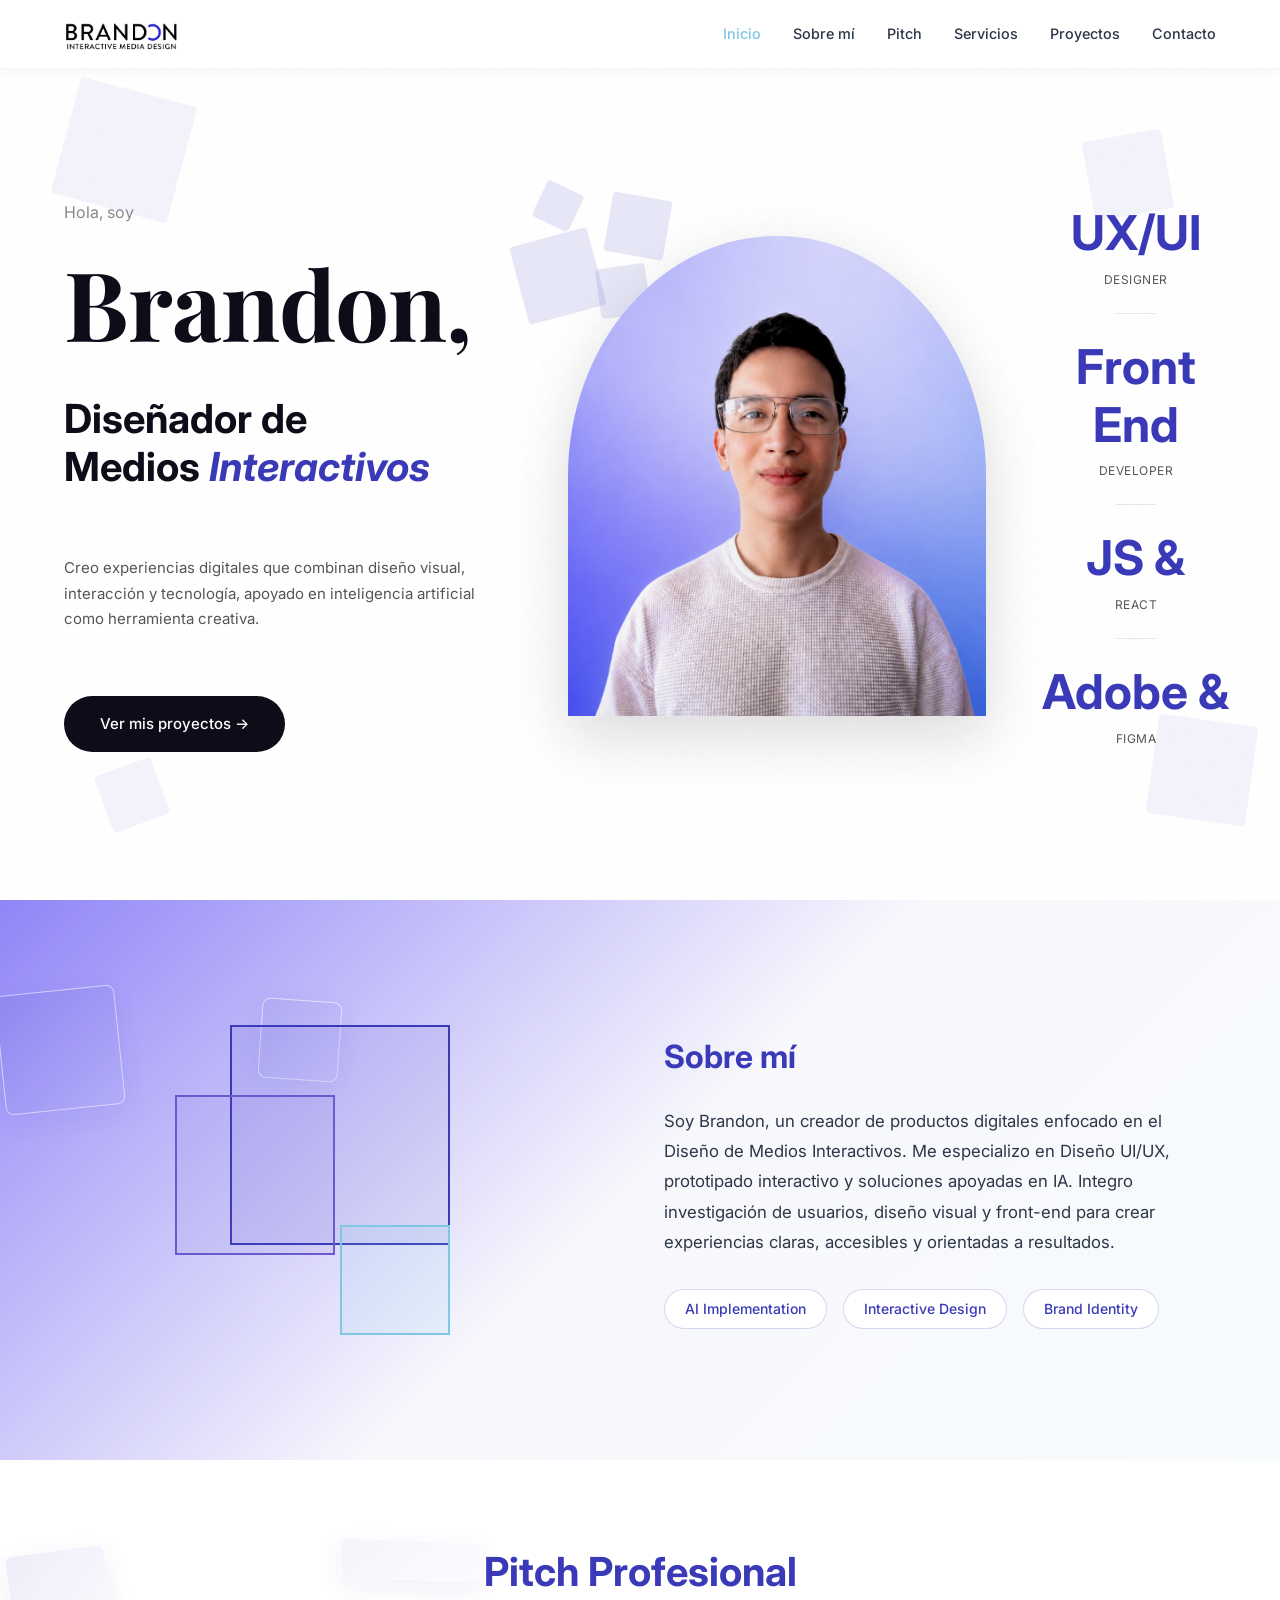
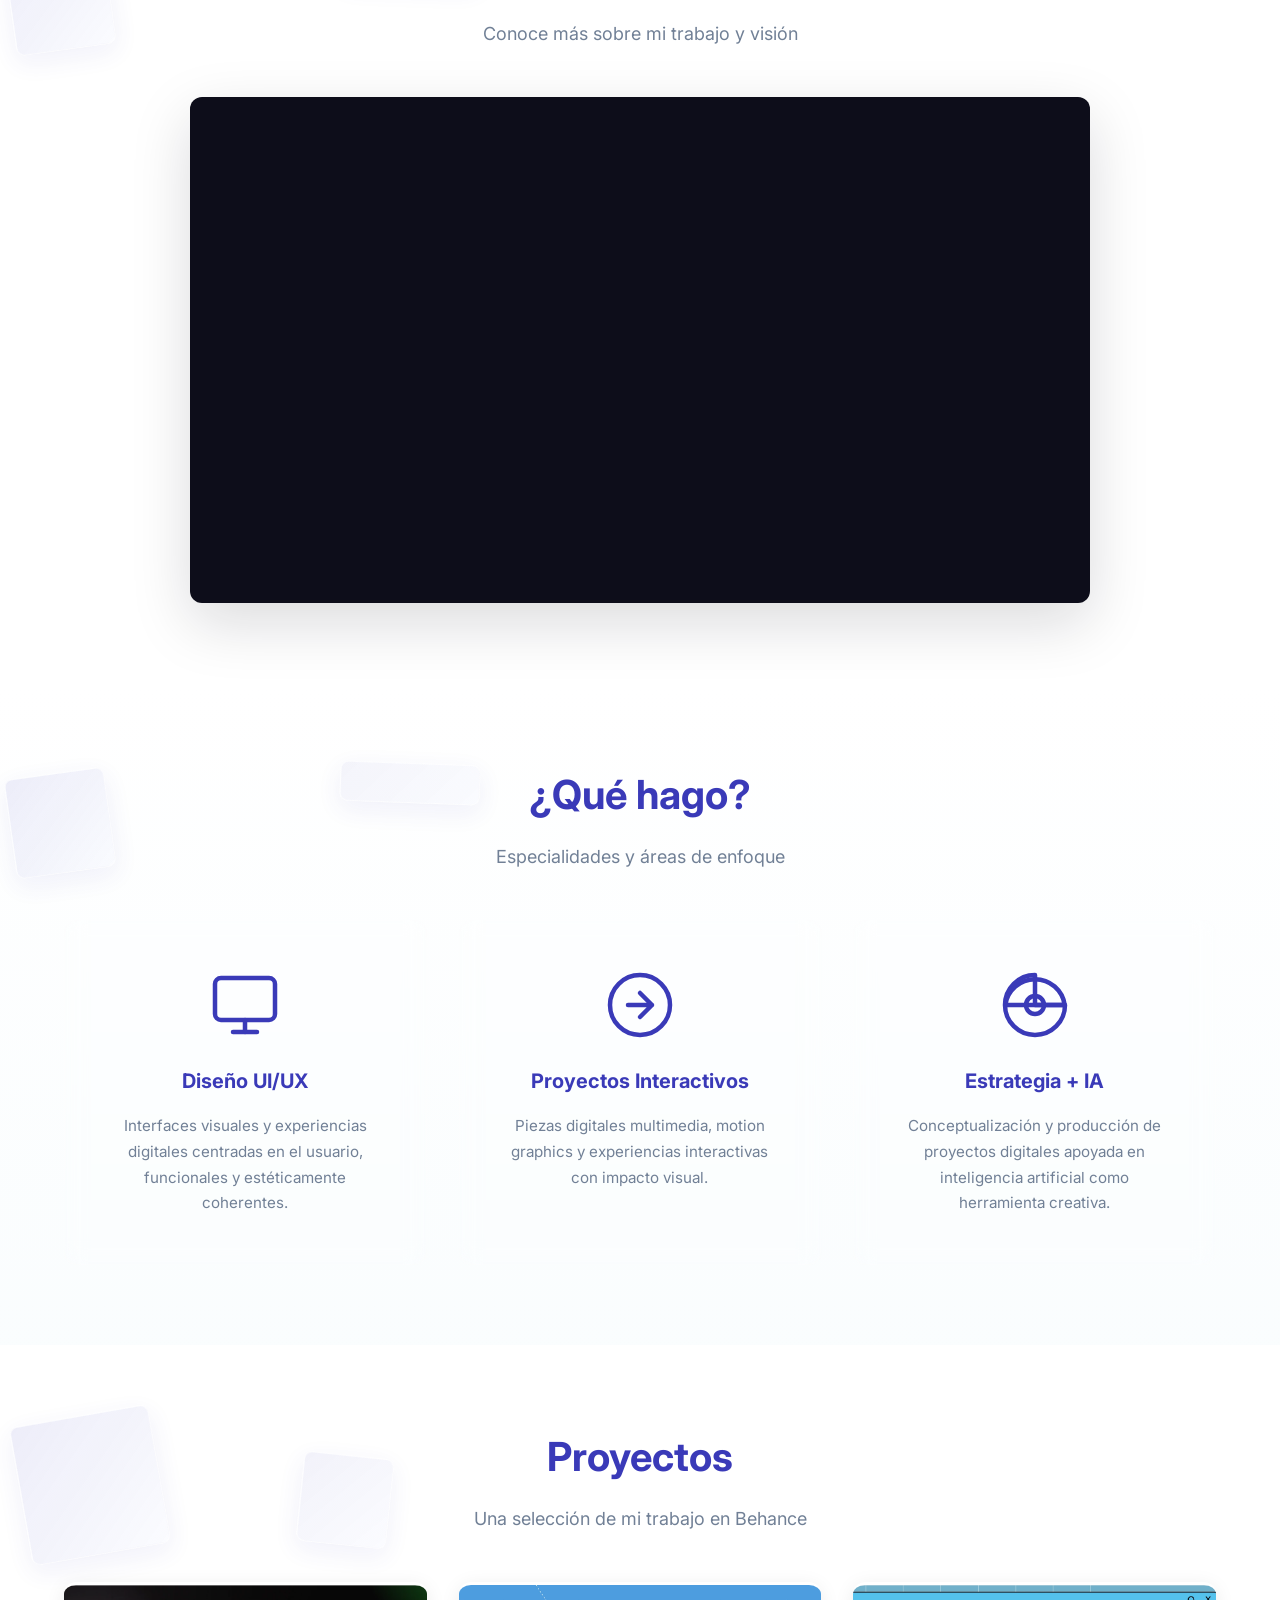
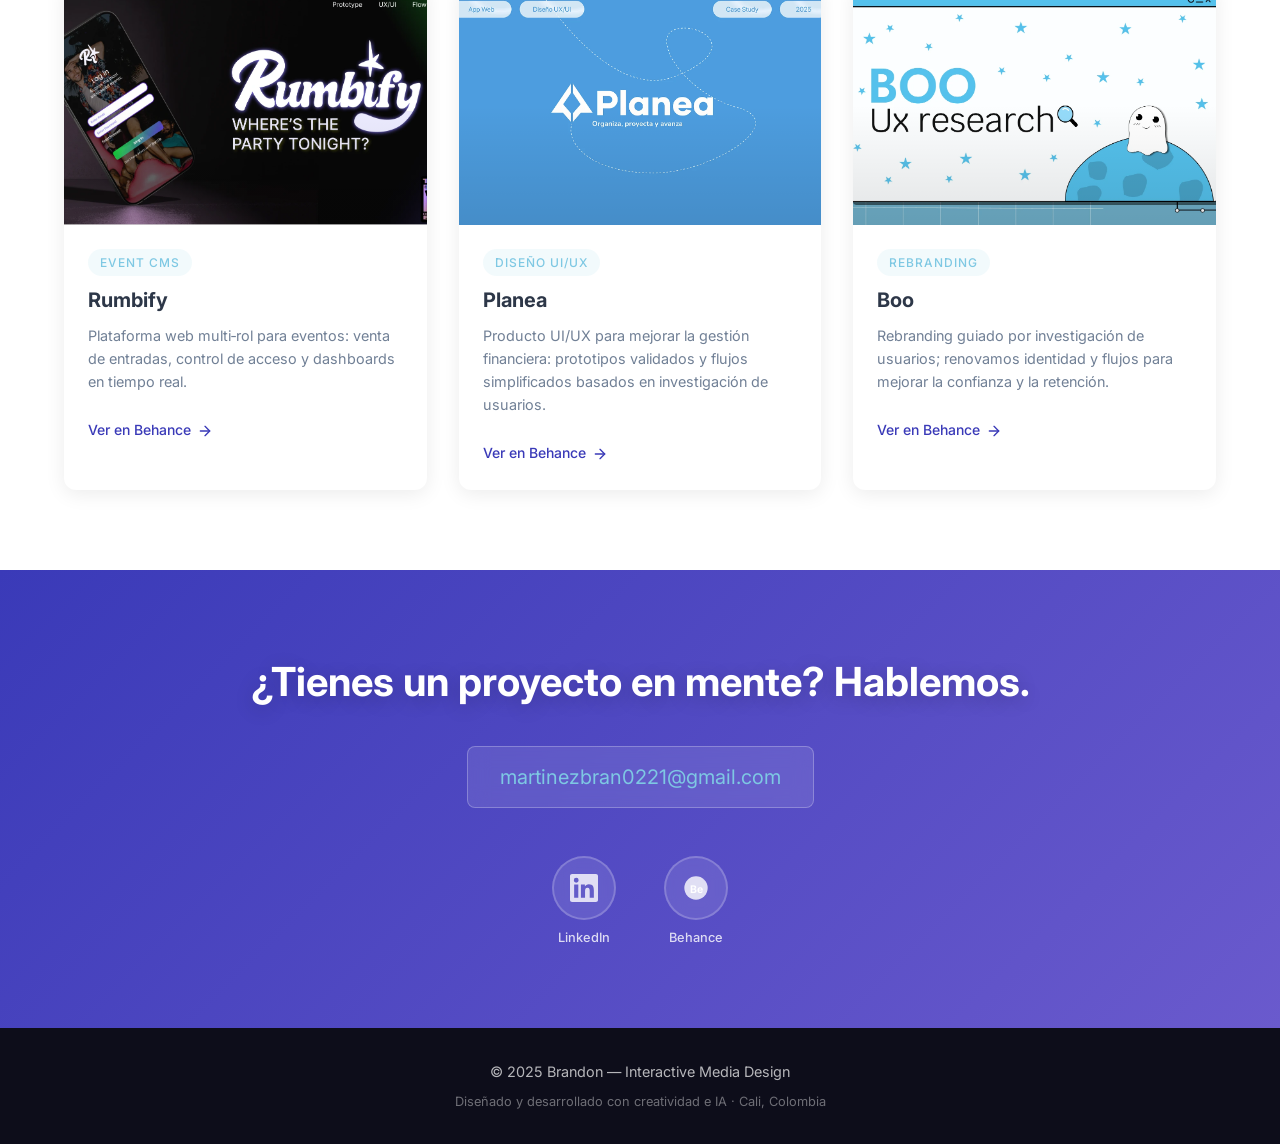
<file: index.html>
<!DOCTYPE html>
<html lang="es">
<head>
    <meta charset="UTF-8">
    <meta name="viewport" content="width=device-width, initial-scale=1.0">
    <title>Brandon — Interactive Media Design</title>
    <meta name="description" content="Portafolio de Brandon, diseñador de medios interactivos enfocado en experiencias digitales, creatividad visual e innovación apoyada por inteligencia artificial.">
    
    <!-- Google Fonts -->
    <link rel="preconnect" href="https://fonts.googleapis.com">
    <link rel="preconnect" href="https://fonts.gstatic.com" crossorigin>
    <link href="https://fonts.googleapis.com/css2?family=Inter:wght@400;500;700&family=Playfair+Display:wght@700&display=swap" rel="stylesheet">
    
    <!-- Hoja de estilos personalizada -->
    <link rel="stylesheet" href="styles.css">
</head>
<body>

    <!-- ========================================
         NAVBAR
    ======================================== -->
    <nav class="navbar" role="navigation" aria-label="Navegación principal">
        <div class="container">
            <a href="#inicio" class="navbar-logo"><img src="assets/logo.png" alt="Brandon logo" class="navbar-logo-img"></a>
            
            <ul class="navbar-menu" id="navbarMenu">
                <li><a href="#inicio" class="navbar-link">Inicio</a></li>
                <li><a href="#sobre-mi" class="navbar-link">Sobre mí</a></li>
                <li><a href="#pitch" class="navbar-link">Pitch</a></li>
                <li><a href="#servicios" class="navbar-link">Servicios</a></li>
                <li><a href="#proyectos" class="navbar-link">Proyectos</a></li>
                <li><a href="#contacto" class="navbar-link">Contacto</a></li>
            </ul>

            <button class="hamburger" id="hamburger" aria-label="Abrir menú de navegación">
                <span></span>
                <span></span>
                <span></span>
            </button>
        </div>
    </nav>

    <!-- ========================================
         HERO — Layout Editorial Asimétrico
    ======================================== -->
    <section class="hero" id="inicio">
        <!-- Elementos geométricos decorativos de fondo -->
        <div class="hero-bg-shapes" aria-hidden="true">
            <div class="bg-shape" style="--x: 5%; --y: 10%; --size: 120px; --rot: 15deg;"></div>
            <div class="bg-shape" style="--x: 85%; --y: 15%; --size: 80px; --rot: -10deg;"></div>
            <div class="bg-shape" style="--x: 90%; --y: 80%; --size: 100px; --rot: 8deg;"></div>
            <div class="bg-shape" style="--x: 8%; --y: 85%; --size: 60px; --rot: -20deg;"></div>
        </div>

        <div class="hero-grid">
            <!-- COLUMNA IZQUIERDA (40%) -->
            <div class="hero-left">
                <p class="hero-greeting">Hola, soy</p>
                <h1 class="hero-name">Brandon,</h1>
                <!-- Imagen móvil: se muestra solo en pantallas pequeñas para mantener el orden deseado -->
                <div class="hero-photo-mobile" aria-hidden="true">
                    <div class="hero-photo">
                        <img src="assets/perfil.png" alt="Foto de perfil de Brandon">
                    </div>
                </div>
                <h2 class="hero-title">
                    <span class="title-line">Diseñador de</span>
                    <span class="title-line">Medios <em>Interactivos</em></span>
                </h2>
                <p class="hero-pitch">
                    Creo experiencias digitales que combinan diseño visual, interacción y tecnología, apoyado en inteligencia artificial como herramienta creativa.
                </p>
                <a href="#proyectos" class="btn btn-primary hero-cta-btn">
                    Ver mis proyectos →
                </a>
            </div>

            <!-- COLUMNA CENTRAL (35%) -->
            <div class="hero-center">
                <div class="hero-photo-wrapper">
                    <div class="photo-geometric-bg" aria-hidden="true">
                        <div class="geo-square" style="--x: -30px; --y: 20px; --size: 80px; --rot: -15deg;"></div>
                        <div class="geo-square" style="--x: 60px; --y: -20px; --size: 60px; --rot: 10deg;"></div>
                        <div class="geo-square" style="--x: -10px; --y: -30px; --size: 40px; --rot: 25deg;"></div>
                        <div class="geo-square" style="--x: 50px; --y: 50px; --size: 50px; --rot: -8deg;"></div>
                    </div>
                    <div class="hero-photo">
                        <img src="assets/perfil.png" alt="Foto de perfil de Brandon">
                    </div>
                </div>
            </div>

            <!-- COLUMNA DERECHA (25%) -->
            <div class="hero-right">
                <div class="stats-container">
                    <div class="stat-item">
                        <span class="stat-number">UX/UI</span>
                        <span class="stat-label">Designer</span>
                    </div>
                    <div class="stat-divider"></div>
                    <div class="stat-item">
                        <span class="stat-number">Front End</span>
                        <span class="stat-label">Developer</span>
                    </div>
                    <div class="stat-divider"></div>
                    <div class="stat-item">
                        <span class="stat-number">JS &</span>
                        <span class="stat-label">React</span>
                    </div>
                    <div class="stat-divider"></div>
                    <div class="stat-item">
                        <span class="stat-number">Adobe &</span>
                        <span class="stat-label">Figma</span>
                    </div>
                </div>
            </div>
        </div>
    </section>

    <!-- ========================================
         SOBRE MÍ
    ======================================== -->
    <section class="section about" id="sobre-mi">
        <div class="container">
            <div class="section-shapes" aria-hidden="true">
                <div class="shape" style="--w:120px; --h:120px; --x:-40px; --y:10px; --rot:-6deg; --a:0.12;"></div>
                <div class="shape" style="--w:80px; --h:80px; --x:220px; --y:20px; --rot:4deg; --a:0.07;"></div>
            </div>
            <div class="about-content">
                <div class="about-image fade-in">
                    <!-- Ilustración geométrica en CSS -->
                    <div class="geometric-art">
                        <div class="square"></div>
                        <div class="square"></div>
                        <div class="square"></div>
                    </div>
                </div>
                <div class="about-text fade-in">
                    <h2>Sobre mí</h2>
                    <p>
                        Soy Brandon, un creador de productos digitales enfocado en el Diseño de Medios Interactivos. Me especializo en Diseño UI/UX, prototipado interactivo y soluciones apoyadas en IA. Integro investigación de usuarios, diseño visual y front-end para crear experiencias claras, accesibles y orientadas a resultados.
                    </p>
                    <div class="about-tags">
                        <span class="tag">AI Implementation</span>
                        <span class="tag">Interactive Design</span>
                        <span class="tag">Brand Identity</span>
                    </div>
                </div>
            </div>
        </div>
    </section>

    <!-- ========================================
         PITCH VIDEO
    ======================================== -->
    <section class="section pitch-video" id="pitch">
        <div class="container">
            <div class="section-shapes" aria-hidden="true">
                <div class="shape" style="--w:100px; --h:100px; --x:-30px; --y:10px; --rot:-8deg; --a:0.10;"></div>
                <div class="shape" style="--w:140px; --h:40px; --x:300px; --y:0px; --rot:2deg; --a:0.06;"></div>
            </div>
            <h2 class="section-title fade-in">Pitch Profesional</h2>
            <p class="section-subtitle fade-in">Conoce más sobre mi trabajo y visión</p>
            
            <div class="video-container fade-in">
                <div class="video-wrapper">
                    <iframe 
                        src="https://www.youtube.com/embed/fL0VFA2bhGA" 
                        title="Pitch Video" 
                        frameborder="0" 
                        allow="accelerometer; autoplay; clipboard-write; encrypted-media; gyroscope; picture-in-picture; web-share" 
                        allowfullscreen
                        aria-label="Video de presentación">
                    </iframe>
                </div>
            </div>
        </div>
    </section>

    <!-- ========================================
         SERVICIOS
    ======================================== -->
    <section class="section services" id="servicios">
        <div class="container">
            <div class="section-shapes" aria-hidden="true">
                <div class="shape" style="--w:100px; --h:100px; --x:-30px; --y:10px; --rot:-8deg; --a:0.10;"></div>
                <div class="shape" style="--w:140px; --h:40px; --x:300px; --y:0px; --rot:2deg; --a:0.06;"></div>
            </div>
            <h2 class="section-title fade-in">¿Qué hago?</h2>
            <p class="section-subtitle fade-in">Especialidades y áreas de enfoque</p>
            
            <div class="services-grid">
                <!-- Tarjeta 1: UI/UX -->
                <div class="service-card fade-in">
                    <div class="service-icon">
                        <svg xmlns="http://www.w3.org/2000/svg" viewBox="0 0 24 24" fill="none" stroke="currentColor" stroke-width="1.5" stroke-linecap="round" stroke-linejoin="round">
                            <rect x="2" y="3" width="20" height="14" rx="2" ry="2"/>
                            <line x1="8" y1="21" x2="16" y2="21"/>
                            <line x1="12" y1="17" x2="12" y2="21"/>
                        </svg>
                    </div>
                    <h3>Diseño UI/UX</h3>
                    <p>Interfaces visuales y experiencias digitales centradas en el usuario, funcionales y estéticamente coherentes.</p>
                </div>

                <!-- Tarjeta 2: Proyectos Interactivos -->
                <div class="service-card fade-in">
                    <div class="service-icon">
                        <svg xmlns="http://www.w3.org/2000/svg" viewBox="0 0 24 24" fill="none" stroke="currentColor" stroke-width="1.5" stroke-linecap="round" stroke-linejoin="round">
                            <circle cx="12" cy="12" r="10"/>
                            <path d="M12 8l4 4-4 4M8 12h8"/>
                        </svg>
                    </div>
                    <h3>Proyectos Interactivos</h3>
                    <p>Piezas digitales multimedia, motion graphics y experiencias interactivas con impacto visual.</p>
                </div>

                <!-- Tarjeta 3: Estrategia + IA -->
                <div class="service-card fade-in">
                    <div class="service-icon">
                        <svg xmlns="http://www.w3.org/2000/svg" viewBox="0 0 24 24" fill="none" stroke="currentColor" stroke-width="1.5" stroke-linecap="round" stroke-linejoin="round">
                            <path d="M12 2a10 10 0 1 0 10 10H12V2z"/>
                            <path d="M12 12 2.1 12a10 10 0 0 1 19.8 0H12z"/>
                            <circle cx="12" cy="12" r="3"/>
                        </svg>
                    </div>
                    <h3>Estrategia + IA</h3>
                    <p>Conceptualización y producción de proyectos digitales apoyada en inteligencia artificial como herramienta creativa.</p>
                </div>
            </div>
        </div>
    </section>

    <!-- ========================================
         PROYECTOS
    ======================================== -->
    <section class="section projects" id="proyectos">
        <div class="container">
            <div class="section-shapes" aria-hidden="true">
                <div class="shape" style="--w:140px; --h:140px; --x:-20px; --y:-10px; --rot:-10deg; --a:0.10;"></div>
                <div class="shape" style="--w:90px; --h:90px; --x:260px; --y:30px; --rot:6deg; --a:0.07;"></div>
            </div>
            <h2 class="section-title fade-in">Proyectos</h2>
            <p class="section-subtitle fade-in">Una selección de mi trabajo en Behance</p>

            <div class="projects-grid">
                <!-- Proyecto 1 -->
                <article class="project-card fade-in" data-url="https://www.behance.net/gallery/234156879/Rumbify">
                    <div class="project-image">
                        <img src="assets/rumbify.png" alt="Vista previa del Proyecto 01">
                    </div>
                    <div class="project-content">
                        <span class="project-category">Event CMS</span>
                        <h3 class="project-title">Rumbify</h3>
                        <p class="project-description">
                            Plataforma web multi‑rol para eventos: venta de entradas, control de acceso y dashboards en tiempo real.
                        </p>
                        <a href="https://www.behance.net/gallery/234156879/Rumbify" class="project-link" target="_blank" rel="noopener noreferrer">
                            Ver en Behance
                            <svg xmlns="http://www.w3.org/2000/svg" viewBox="0 0 24 24" fill="none" stroke="currentColor" stroke-width="2" stroke-linecap="round" stroke-linejoin="round">
                                <line x1="5" y1="12" x2="19" y2="12"/>
                                <polyline points="12 5 19 12 12 19"/>
                            </svg>
                        </a>
                    </div>
                </article>

                <!-- Proyecto 2 -->
                <article class="project-card fade-in" data-url="https://www.behance.net/gallery/239046591/Planea-Organiza-proyecta-y-avanza">
                    <div class="project-image">
                        <img src="assets/planea.png" alt="Vista previa del Proyecto 02">
                    </div>
                    <div class="project-content">
                        <span class="project-category">Diseño UI/UX</span>
                        <h3 class="project-title">Planea</h3>
                        <p class="project-description">
                            Producto UI/UX para mejorar la gestión financiera: prototipos validados y flujos simplificados basados en investigación de usuarios.
                        </p>
                        <a href="https://www.behance.net/gallery/239046591/Planea-Organiza-proyecta-y-avanza" class="project-link" target="_blank" rel="noopener noreferrer">
                            Ver en Behance
                            <svg xmlns="http://www.w3.org/2000/svg" viewBox="0 0 24 24" fill="none" stroke="currentColor" stroke-width="2" stroke-linecap="round" stroke-linejoin="round">
                                <line x1="5" y1="12" x2="19" y2="12"/>
                                <polyline points="12 5 19 12 12 19"/>
                            </svg>
                        </a>
                    </div>
                </article>

                <!-- Proyecto 3 -->
                <article class="project-card fade-in" data-url="https://www.behance.net/gallery/207850875/Boo-Ux-Research">
                    <div class="project-image">
                        <img src="assets/boo.png" alt="Vista previa del Proyecto 03">
                    </div>
                    <div class="project-content">
                        <span class="project-category">Rebranding</span>
                        <h3 class="project-title">Boo</h3>
                        <p class="project-description">
                            Rebranding guiado por investigación de usuarios; renovamos identidad y flujos para mejorar la confianza y la retención.
                        </p>
                        <a href="https://www.behance.net/gallery/207850875/Boo-Ux-Research" class="project-link" target="_blank" rel="noopener noreferrer">
                            Ver en Behance
                            <svg xmlns="http://www.w3.org/2000/svg" viewBox="0 0 24 24" fill="none" stroke="currentColor" stroke-width="2" stroke-linecap="round" stroke-linejoin="round">
                                <line x1="5" y1="12" x2="19" y2="12"/>
                                <polyline points="12 5 19 12 12 19"/>
                            </svg>
                        </a>
                    </div>
                </article>
            </div>
        </div>
    </section>

    <!-- ========================================
         CONTACTO
    ======================================== -->
    <section class="section contact" id="contacto">
        <!-- Elementos geométricos decorativos -->
        <div class="hero-shapes">
            <div class="hero-shape square"></div>
            <div class="hero-shape square"></div>
            <div class="hero-shape square"></div>
            <div class="hero-shape square"></div>
            <div class="hero-shape square"></div>
            <div class="hero-shape square"></div>
            <div class="hero-shape square"></div>
            <div class="hero-shape square"></div>
        </div>

        <div class="container contact-content">
            <h2 class="contact-title fade-in">¿Tienes un proyecto en mente? Hablemos.</h2>
            <a href="mailto:martinezbran0221@gmail.com" class="contact-email fade-in">martinezbran0221@gmail.com</a>

            <div class="social-links fade-in">
                <a href="https://www.linkedin.com/in/brandonmartinez-ux-ui-design/" class="social-link" target="_blank" rel="noopener noreferrer" aria-label="LinkedIn">
                    <div class="social-icon">
                        <svg xmlns="http://www.w3.org/2000/svg" viewBox="0 0 24 24" aria-hidden="true">
                            <path d="M20.447 20.452h-3.554v-5.569c0-1.328-.027-3.037-1.852-3.037-1.853 0-2.136 1.445-2.136 2.939v5.667H9.351V9h3.414v1.561h.046c.477-.9 1.637-1.85 3.37-1.85 3.601 0 4.267 2.37 4.267 5.455v6.286zM5.337 7.433a2.062 2.062 0 0 1-2.063-2.065 2.064 2.064 0 1 1 2.063 2.065zm1.782 13.019H3.555V9h3.564v11.452zM22.225 0H1.771C.792 0 0 .774 0 1.729v20.542C0 23.227.792 24 1.771 24h20.451C23.2 24 24 23.227 24 22.271V1.729C24 .774 23.2 0 22.222 0h.003z" fill="currentColor"/>
                        </svg>
                    </div>
                    <span>LinkedIn</span>
                </a>

                <a href="https://www.behance.net/brandonthebea" class="social-link" target="_blank" rel="noopener noreferrer" aria-label="Behance">
                    <div class="social-icon">
                        <svg xmlns="http://www.w3.org/2000/svg" viewBox="0 0 24 24" role="img" aria-labelledby="behanceTitle">
                            <title id="behanceTitle">Behance</title>
                            <circle cx="12" cy="12" r="10" fill="currentColor" />
                            <text x="12" y="16" text-anchor="middle" font-family="Inter, sans-serif" font-weight="700" font-size="9" fill="#ffffff">Be</text>
                        </svg>
                    </div>
                    <span>Behance</span>
                </a>
            </div>
        </div>
    </section>

    <!-- ========================================
         FOOTER
    ======================================== -->
    <footer class="footer">
        <div class="container">
            <p class="footer-line-1">© 2025 Brandon — Interactive Media Design</p>
            <p class="footer-line-2">Diseñado y desarrollado con creatividad e IA · Cali, Colombia</p>
        </div>
    </footer>

    <!-- Script personalizado -->
    <script src="script.js"></script>
</body>
</html>
</file>
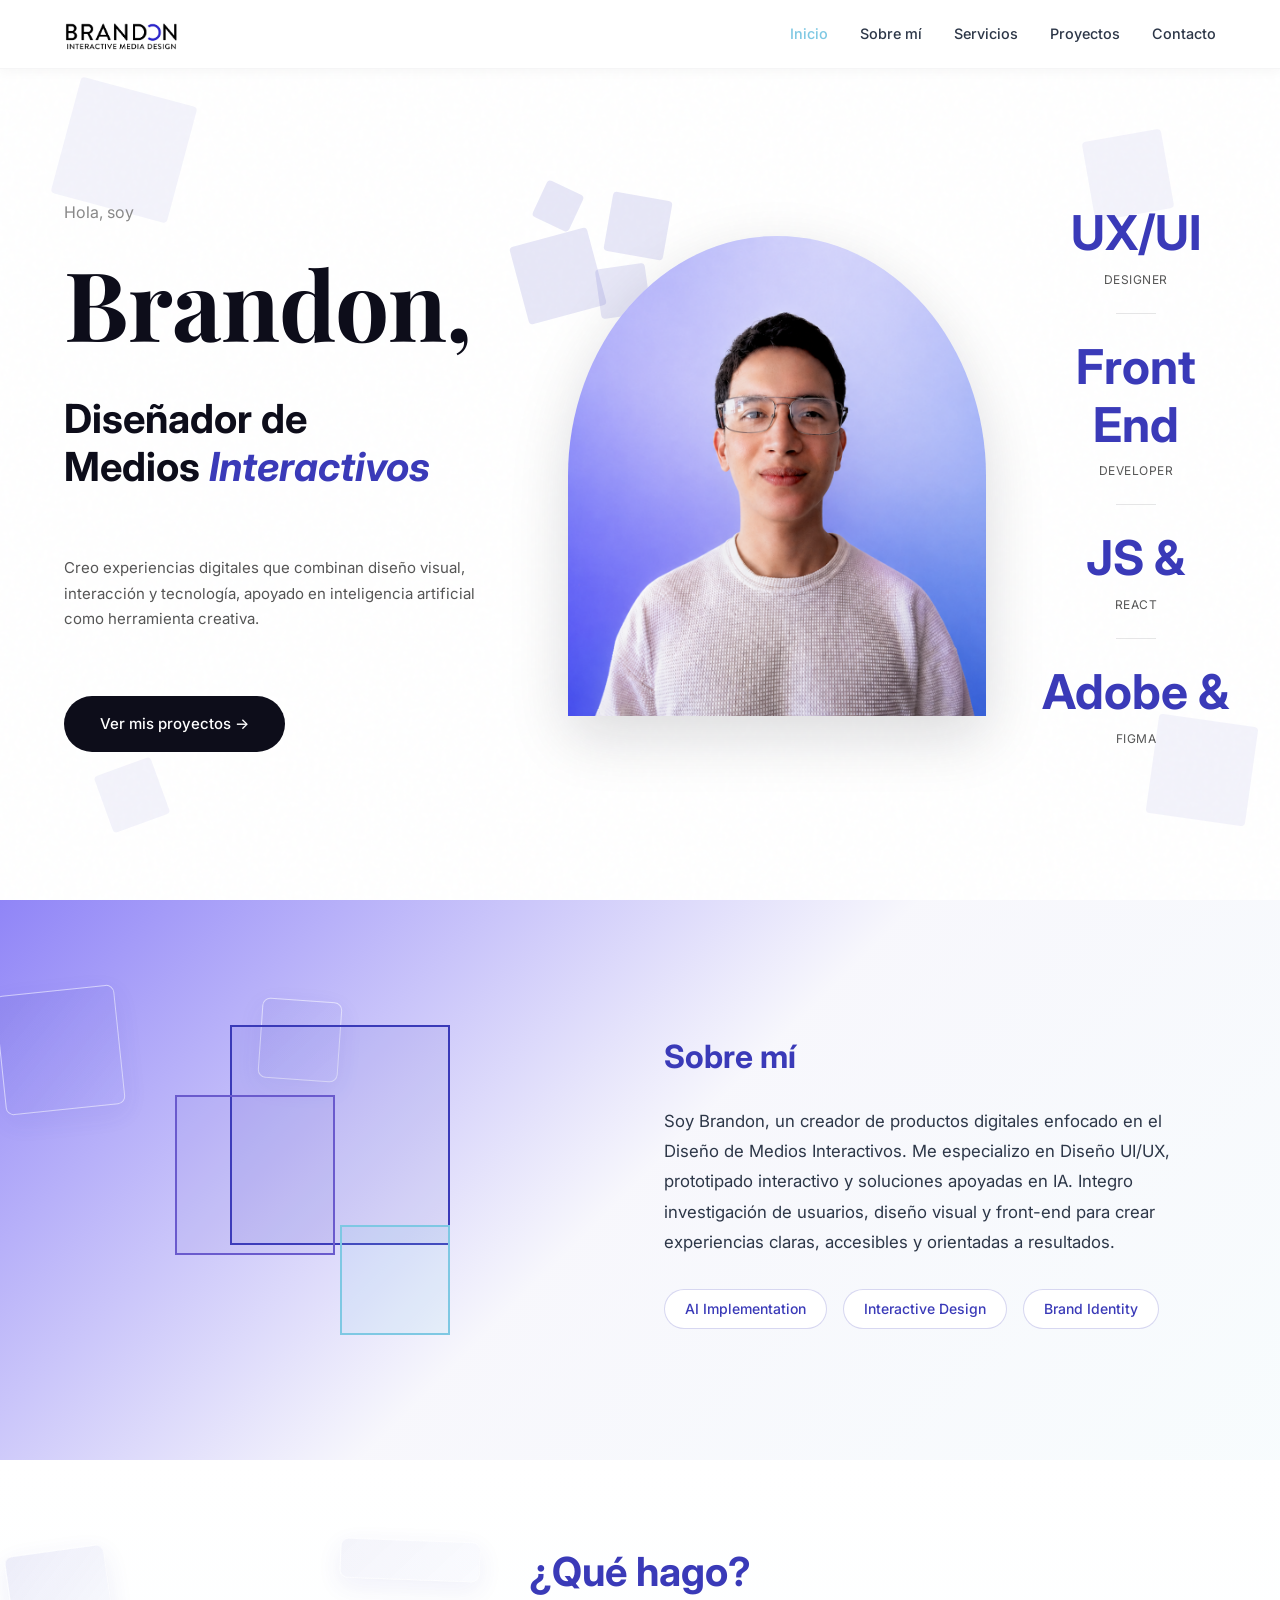
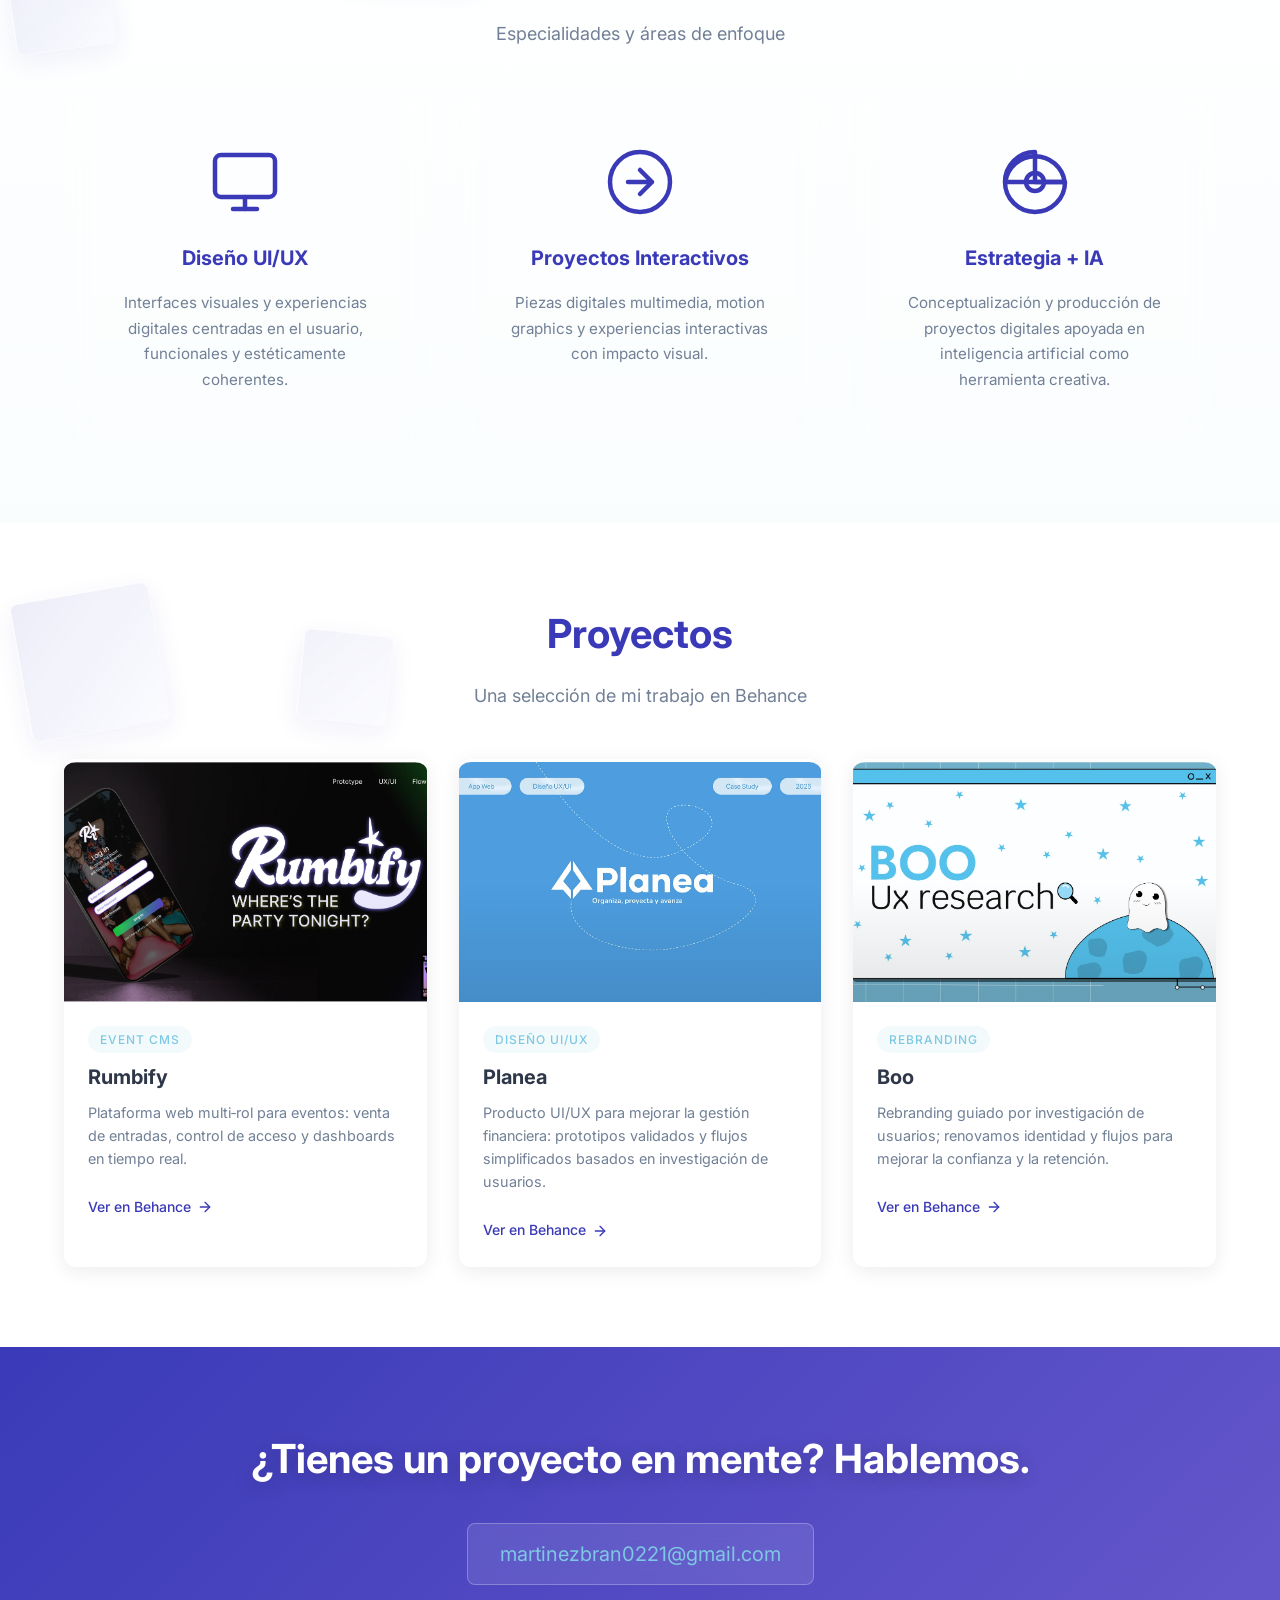
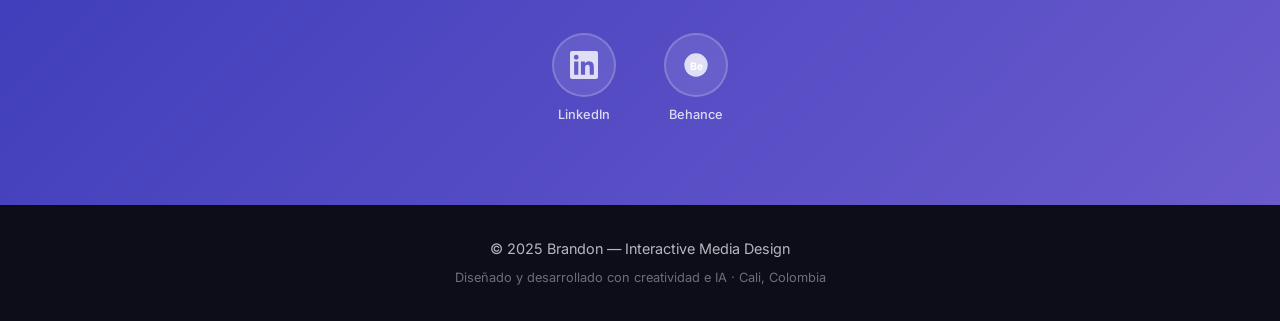
<file: brandon-landing.html>
<!DOCTYPE html>
<html lang="es">
<head>
    <meta charset="UTF-8">
    <meta name="viewport" content="width=device-width, initial-scale=1.0">
    <title>Brandon — Interactive Media Design</title>
    <meta name="description" content="Portafolio de Brandon, diseñador de medios interactivos enfocado en experiencias digitales, creatividad visual e innovación apoyada por inteligencia artificial.">
    
    <!-- Google Fonts -->
    <link rel="preconnect" href="https://fonts.googleapis.com">
    <link rel="preconnect" href="https://fonts.gstatic.com" crossorigin>
    <link href="https://fonts.googleapis.com/css2?family=Inter:wght@400;500;700&family=Playfair+Display:wght@700&display=swap" rel="stylesheet">
    
    <!-- Hoja de estilos personalizada -->
    <link rel="stylesheet" href="styles.css">
</head>
<body>

    <!-- ========================================
         NAVBAR
    ======================================== -->
    <nav class="navbar" role="navigation" aria-label="Navegación principal">
        <div class="container">
            <a href="#inicio" class="navbar-logo"><img src="assets/logo.png" alt="Brandon logo" class="navbar-logo-img"></a>
            
            <ul class="navbar-menu" id="navbarMenu">
                <li><a href="#inicio" class="navbar-link">Inicio</a></li>
                <li><a href="#sobre-mi" class="navbar-link">Sobre mí</a></li>
                <li><a href="#servicios" class="navbar-link">Servicios</a></li>
                <li><a href="#proyectos" class="navbar-link">Proyectos</a></li>
                <li><a href="#contacto" class="navbar-link">Contacto</a></li>
            </ul>

            <button class="hamburger" id="hamburger" aria-label="Abrir menú de navegación">
                <span></span>
                <span></span>
                <span></span>
            </button>
        </div>
    </nav>

    <!-- ========================================
         HERO — Layout Editorial Asimétrico
    ======================================== -->
    <section class="hero" id="inicio">
        <!-- Elementos geométricos decorativos de fondo -->
        <div class="hero-bg-shapes" aria-hidden="true">
            <div class="bg-shape" style="--x: 5%; --y: 10%; --size: 120px; --rot: 15deg;"></div>
            <div class="bg-shape" style="--x: 85%; --y: 15%; --size: 80px; --rot: -10deg;"></div>
            <div class="bg-shape" style="--x: 90%; --y: 80%; --size: 100px; --rot: 8deg;"></div>
            <div class="bg-shape" style="--x: 8%; --y: 85%; --size: 60px; --rot: -20deg;"></div>
        </div>

        <div class="hero-grid">
            <!-- COLUMNA IZQUIERDA (40%) -->
            <div class="hero-left">
                <p class="hero-greeting">Hola, soy</p>
                <h1 class="hero-name">Brandon,</h1>
                <h2 class="hero-title">
                    <span class="title-line">Diseñador de</span>
                    <span class="title-line">Medios <em>Interactivos</em></span>
                </h2>
                <p class="hero-pitch">
                    Creo experiencias digitales que combinan diseño visual, interacción y tecnología, apoyado en inteligencia artificial como herramienta creativa.
                </p>
                <a href="#proyectos" class="btn btn-primary hero-cta-btn">
                    Ver mis proyectos →
                </a>
            </div>

            <!-- COLUMNA CENTRAL (35%) -->
            <div class="hero-center">
                <div class="hero-photo-wrapper">
                    <div class="photo-geometric-bg" aria-hidden="true">
                        <div class="geo-square" style="--x: -30px; --y: 20px; --size: 80px; --rot: -15deg;"></div>
                        <div class="geo-square" style="--x: 60px; --y: -20px; --size: 60px; --rot: 10deg;"></div>
                        <div class="geo-square" style="--x: -10px; --y: -30px; --size: 40px; --rot: 25deg;"></div>
                        <div class="geo-square" style="--x: 50px; --y: 50px; --size: 50px; --rot: -8deg;"></div>
                    </div>
                    <div class="hero-photo">
                        <img src="assets/perfil.png" alt="Foto de perfil de Brandon">
                    </div>
                </div>
            </div>

            <!-- COLUMNA DERECHA (25%) -->
            <div class="hero-right">
                <div class="stats-container">
                    <div class="stat-item">
                        <span class="stat-number">UX/UI</span>
                        <span class="stat-label">Designer</span>
                    </div>
                    <div class="stat-divider"></div>
                    <div class="stat-item">
                        <span class="stat-number">Front End</span>
                        <span class="stat-label">Developer</span>
                    </div>
                    <div class="stat-divider"></div>
                    <div class="stat-item">
                        <span class="stat-number">JS &</span>
                        <span class="stat-label">React</span>
                    </div>
                    <div class="stat-divider"></div>
                    <div class="stat-item">
                        <span class="stat-number">Adobe &</span>
                        <span class="stat-label">Figma</span>
                    </div>
                </div>
            </div>
        </div>
    </section>

    <!-- ========================================
         SOBRE MÍ
    ======================================== -->
    <section class="section about" id="sobre-mi">
        <div class="container">
            <div class="section-shapes" aria-hidden="true">
                <div class="shape" style="--w:120px; --h:120px; --x:-40px; --y:10px; --rot:-6deg; --a:0.12;"></div>
                <div class="shape" style="--w:80px; --h:80px; --x:220px; --y:20px; --rot:4deg; --a:0.07;"></div>
            </div>
            <div class="about-content">
                <div class="about-image fade-in">
                    <!-- Ilustración geométrica en CSS -->
                    <div class="geometric-art">
                        <div class="square"></div>
                        <div class="square"></div>
                        <div class="square"></div>
                    </div>
                </div>
                <div class="about-text fade-in">
                    <h2>Sobre mí</h2>
                    <p>
                        Soy Brandon, un creador de productos digitales enfocado en el Diseño de Medios Interactivos. Me especializo en Diseño UI/UX, prototipado interactivo y soluciones apoyadas en IA. Integro investigación de usuarios, diseño visual y front-end para crear experiencias claras, accesibles y orientadas a resultados.
                    </p>
                    <div class="about-tags">
                        <span class="tag">AI Implementation</span>
                        <span class="tag">Interactive Design</span>
                        <span class="tag">Brand Identity</span>
                    </div>
                </div>
            </div>
        </div>
    </section>

    <!-- ========================================
         SERVICIOS
    ======================================== -->
    <section class="section services" id="servicios">
        <div class="container">
            <div class="section-shapes" aria-hidden="true">
                <div class="shape" style="--w:100px; --h:100px; --x:-30px; --y:10px; --rot:-8deg; --a:0.10;"></div>
                <div class="shape" style="--w:140px; --h:40px; --x:300px; --y:0px; --rot:2deg; --a:0.06;"></div>
            </div>
            <h2 class="section-title fade-in">¿Qué hago?</h2>
            <p class="section-subtitle fade-in">Especialidades y áreas de enfoque</p>
            
            <div class="services-grid">
                <!-- Tarjeta 1: UI/UX -->
                <div class="service-card fade-in">
                    <div class="service-icon">
                        <svg xmlns="http://www.w3.org/2000/svg" viewBox="0 0 24 24" fill="none" stroke="currentColor" stroke-width="1.5" stroke-linecap="round" stroke-linejoin="round">
                            <rect x="2" y="3" width="20" height="14" rx="2" ry="2"/>
                            <line x1="8" y1="21" x2="16" y2="21"/>
                            <line x1="12" y1="17" x2="12" y2="21"/>
                        </svg>
                    </div>
                    <h3>Diseño UI/UX</h3>
                    <p>Interfaces visuales y experiencias digitales centradas en el usuario, funcionales y estéticamente coherentes.</p>
                </div>

                <!-- Tarjeta 2: Proyectos Interactivos -->
                <div class="service-card fade-in">
                    <div class="service-icon">
                        <svg xmlns="http://www.w3.org/2000/svg" viewBox="0 0 24 24" fill="none" stroke="currentColor" stroke-width="1.5" stroke-linecap="round" stroke-linejoin="round">
                            <circle cx="12" cy="12" r="10"/>
                            <path d="M12 8l4 4-4 4M8 12h8"/>
                        </svg>
                    </div>
                    <h3>Proyectos Interactivos</h3>
                    <p>Piezas digitales multimedia, motion graphics y experiencias interactivas con impacto visual.</p>
                </div>

                <!-- Tarjeta 3: Estrategia + IA -->
                <div class="service-card fade-in">
                    <div class="service-icon">
                        <svg xmlns="http://www.w3.org/2000/svg" viewBox="0 0 24 24" fill="none" stroke="currentColor" stroke-width="1.5" stroke-linecap="round" stroke-linejoin="round">
                            <path d="M12 2a10 10 0 1 0 10 10H12V2z"/>
                            <path d="M12 12 2.1 12a10 10 0 0 1 19.8 0H12z"/>
                            <circle cx="12" cy="12" r="3"/>
                        </svg>
                    </div>
                    <h3>Estrategia + IA</h3>
                    <p>Conceptualización y producción de proyectos digitales apoyada en inteligencia artificial como herramienta creativa.</p>
                </div>
            </div>
        </div>
    </section>

    <!-- ========================================
         PROYECTOS
    ======================================== -->
    <section class="section projects" id="proyectos">
        <div class="container">
            <div class="section-shapes" aria-hidden="true">
                <div class="shape" style="--w:140px; --h:140px; --x:-20px; --y:-10px; --rot:-10deg; --a:0.10;"></div>
                <div class="shape" style="--w:90px; --h:90px; --x:260px; --y:30px; --rot:6deg; --a:0.07;"></div>
            </div>
            <h2 class="section-title fade-in">Proyectos</h2>
            <p class="section-subtitle fade-in">Una selección de mi trabajo en Behance</p>

            <div class="projects-grid">
                <!-- Proyecto 1 -->
                <article class="project-card fade-in" data-url="https://www.behance.net/gallery/234156879/Rumbify">
                    <div class="project-image">
                        <img src="assets/rumbify.png" alt="Vista previa del Proyecto 01">
                    </div>
                    <div class="project-content">
                        <span class="project-category">Event CMS</span>
                        <h3 class="project-title">Rumbify</h3>
                        <p class="project-description">
                            Plataforma web multi‑rol para eventos: venta de entradas, control de acceso y dashboards en tiempo real.
                        </p>
                        <a href="https://www.behance.net/gallery/234156879/Rumbify" class="project-link" target="_blank" rel="noopener noreferrer">
                            Ver en Behance
                            <svg xmlns="http://www.w3.org/2000/svg" viewBox="0 0 24 24" fill="none" stroke="currentColor" stroke-width="2" stroke-linecap="round" stroke-linejoin="round">
                                <line x1="5" y1="12" x2="19" y2="12"/>
                                <polyline points="12 5 19 12 12 19"/>
                            </svg>
                        </a>
                    </div>
                </article>

                <!-- Proyecto 2 -->
                <article class="project-card fade-in" data-url="https://www.behance.net/gallery/239046591/Planea-Organiza-proyecta-y-avanza">
                    <div class="project-image">
                        <img src="assets/planea.png" alt="Vista previa del Proyecto 02">
                    </div>
                    <div class="project-content">
                        <span class="project-category">Diseño UI/UX</span>
                        <h3 class="project-title">Planea</h3>
                        <p class="project-description">
                            Producto UI/UX para mejorar la gestión financiera: prototipos validados y flujos simplificados basados en investigación de usuarios.
                        </p>
                        <a href="https://www.behance.net/gallery/239046591/Planea-Organiza-proyecta-y-avanza" class="project-link" target="_blank" rel="noopener noreferrer">
                            Ver en Behance
                            <svg xmlns="http://www.w3.org/2000/svg" viewBox="0 0 24 24" fill="none" stroke="currentColor" stroke-width="2" stroke-linecap="round" stroke-linejoin="round">
                                <line x1="5" y1="12" x2="19" y2="12"/>
                                <polyline points="12 5 19 12 12 19"/>
                            </svg>
                        </a>
                    </div>
                </article>

                <!-- Proyecto 3 -->
                <article class="project-card fade-in" data-url="https://www.behance.net/gallery/207850875/Boo-Ux-Research">
                    <div class="project-image">
                        <img src="assets/boo.png" alt="Vista previa del Proyecto 03">
                    </div>
                    <div class="project-content">
                        <span class="project-category">Rebranding</span>
                        <h3 class="project-title">Boo</h3>
                        <p class="project-description">
                            Rebranding guiado por investigación de usuarios; renovamos identidad y flujos para mejorar la confianza y la retención.
                        </p>
                        <a href="https://www.behance.net/gallery/207850875/Boo-Ux-Research" class="project-link" target="_blank" rel="noopener noreferrer">
                            Ver en Behance
                            <svg xmlns="http://www.w3.org/2000/svg" viewBox="0 0 24 24" fill="none" stroke="currentColor" stroke-width="2" stroke-linecap="round" stroke-linejoin="round">
                                <line x1="5" y1="12" x2="19" y2="12"/>
                                <polyline points="12 5 19 12 12 19"/>
                            </svg>
                        </a>
                    </div>
                </article>
            </div>
        </div>
    </section>

    <!-- ========================================
         CONTACTO
    ======================================== -->
    <section class="section contact" id="contacto">
        <!-- Elementos geométricos decorativos -->
        <div class="hero-shapes">
            <div class="hero-shape square"></div>
            <div class="hero-shape square"></div>
            <div class="hero-shape square"></div>
            <div class="hero-shape square"></div>
            <div class="hero-shape square"></div>
            <div class="hero-shape square"></div>
            <div class="hero-shape square"></div>
            <div class="hero-shape square"></div>
        </div>

        <div class="container contact-content">
            <h2 class="contact-title fade-in">¿Tienes un proyecto en mente? Hablemos.</h2>
            <a href="mailto:martinezbran0221@gmail.com" class="contact-email fade-in">martinezbran0221@gmail.com</a>

            <div class="social-links fade-in">
                <a href="https://www.linkedin.com/in/brandonmartinez-ux-ui-design/" class="social-link" target="_blank" rel="noopener noreferrer" aria-label="LinkedIn">
                    <div class="social-icon">
                        <svg xmlns="http://www.w3.org/2000/svg" viewBox="0 0 24 24" aria-hidden="true">
                            <path d="M20.447 20.452h-3.554v-5.569c0-1.328-.027-3.037-1.852-3.037-1.853 0-2.136 1.445-2.136 2.939v5.667H9.351V9h3.414v1.561h.046c.477-.9 1.637-1.85 3.37-1.85 3.601 0 4.267 2.37 4.267 5.455v6.286zM5.337 7.433a2.062 2.062 0 0 1-2.063-2.065 2.064 2.064 0 1 1 2.063 2.065zm1.782 13.019H3.555V9h3.564v11.452zM22.225 0H1.771C.792 0 0 .774 0 1.729v20.542C0 23.227.792 24 1.771 24h20.451C23.2 24 24 23.227 24 22.271V1.729C24 .774 23.2 0 22.222 0h.003z" fill="currentColor"/>
                        </svg>
                    </div>
                    <span>LinkedIn</span>
                </a>

                <a href="https://www.behance.net/brandonthebea" class="social-link" target="_blank" rel="noopener noreferrer" aria-label="Behance">
                    <div class="social-icon">
                        <svg xmlns="http://www.w3.org/2000/svg" viewBox="0 0 24 24" role="img" aria-labelledby="behanceTitle">
                            <title id="behanceTitle">Behance</title>
                            <circle cx="12" cy="12" r="10" fill="currentColor" />
                            <text x="12" y="16" text-anchor="middle" font-family="Inter, sans-serif" font-weight="700" font-size="9" fill="#ffffff">Be</text>
                        </svg>
                    </div>
                    <span>Behance</span>
                </a>
            </div>
        </div>
    </section>

    <!-- ========================================
         FOOTER
    ======================================== -->
    <footer class="footer">
        <div class="container">
            <p class="footer-line-1">© 2025 Brandon — Interactive Media Design</p>
            <p class="footer-line-2">Diseñado y desarrollado con creatividad e IA · Cali, Colombia</p>
        </div>
    </footer>

    <!-- Script personalizado -->
    <script src="script.js"></script>
</body>
</html>
</file>
<file: styles.css>
/* ========================================
   VARIABLES CSS — Personalización centralizada
======================================== */
:root {
    /* Paleta de colores principal */
    --color-primary: #3A3AB8;
    --color-secondary: #7EC8E3;
    --color-accent: #6A5ACD;
    --color-white: #FFFFFF;
    --color-bg-light: #9085f7;
    --color-dark: #0D0D1A;
    --color-text: #2D3748;
    --color-text-light: #718096;
    --color-text-gray: #555555;
    --color-greeting: #888888;
    --color-cream: #EEF0FB;
    --color-bg-cream: #FAFAFA;

    /* Tipografía */
    --font-family: 'Inter', -apple-system, BlinkMacSystemFont, 'Segoe UI', sans-serif;
    --font-display: 'Playfair Display', Georgia, serif;
    --font-weight-regular: 400;
    --font-weight-medium: 500;
    --font-weight-bold: 700;

    /* Espaciado */
    --spacing-xs: 0.5rem;
    --spacing-sm: 1rem;
    --spacing-md: 1.5rem;
    --spacing-lg: 2rem;
    --spacing-xl: 3rem;
    --spacing-2xl: 5rem;

    /* Transiciones — acortadas para interacción más ágil */
    --transition-fast: 0.12s ease;
    --transition-normal: 0.18s ease;
    --transition-slow: 0.35s ease;

    /* Border radius */
    --radius-sm: 4px;
    --radius-md: 8px;
    --radius-lg: 12px;
    --radius-full: 50%;

    /* Glassmorphism */
    --glass-bg: rgba(255, 255, 255, 0.1);
    --glass-border: rgba(255, 255, 255, 0.2);
    --glass-blur: 10px;
}

/* ========================================
   RESET Y BASE
======================================== */
*, *::before, *::after {
    margin: 0;
    padding: 0;
    box-sizing: border-box;
}

html {
    scroll-behavior: smooth;
    font-size: 16px;
}

body {
    font-family: var(--font-family);
    font-weight: var(--font-weight-regular);
    color: var(--color-text);
    line-height: 1.6;
    overflow-x: hidden;
    background-color: var(--color-white);
}

a {
    text-decoration: none;
    color: inherit;
    transition: color var(--transition-fast);
}

ul {
    list-style: none;
}

img {
    max-width: 100%;
    height: auto;
    display: block;
}

button {
    font-family: inherit;
    cursor: pointer;
    border: none;
    background: none;
}

/* ========================================
   UTILIDADES
======================================== */
.container {
    width: 100%;
    max-width: 1200px;
    margin: 0 auto;
    padding: 0 var(--spacing-md);
}

.section {
    padding: var(--spacing-2xl) 0;
    position: relative;
}

.section > .container {
    position: relative;
    z-index: 1;
}

.section-title {
    font-size: 2.5rem;
    font-weight: var(--font-weight-bold);
    text-align: center;
    margin-bottom: var(--spacing-sm);
    color: var(--color-primary);
}

.section-subtitle {
    font-size: 1.125rem;
    color: var(--color-text-light);
    text-align: center;
    margin-bottom: var(--spacing-xl);
}

/* Animaciones de entrada al hacer scroll */
.fade-in {
    opacity: 0;
    transform: translateY(15px);
    transition: opacity var(--transition-normal), transform var(--transition-normal);
}

.fade-in.visible {
    opacity: 1;
    transform: translateY(0);
}

/* ========================================
   NAVBAR
======================================== */
.navbar {
    position: fixed;
    top: 0;
    left: 0;
    right: 0;
    z-index: 1000;
    padding: var(--spacing-sm) 0;
    transition: background var(--transition-normal), backdrop-filter var(--transition-normal), box-shadow var(--transition-normal);
    /* Header: blanco */
    background: var(--color-white);
    border-bottom: 1px solid rgba(15, 23, 36, 0.04);
    box-shadow: 0 2px 12px rgba(0,0,0,0.04);
}

.navbar.scrolled {
    background: var(--color-white);
    box-shadow: 0 6px 24px rgba(0,0,0,0.06);
}

.navbar .container {
    display: flex;
    justify-content: space-between;
    align-items: center;
}

.navbar-logo {
    font-size: 1.5rem;
    font-weight: var(--font-weight-bold);
    color: var(--color-text);
    letter-spacing: 2px;
    transition: color var(--transition-normal);
    position: relative;
    z-index: 1002;
}

.navbar.scrolled .navbar-logo {
    color: var(--color-text);
}

.navbar-logo span {
    color: var(--color-secondary);
}

.navbar-menu {
    display: flex;
    align-items: center;
    gap: var(--spacing-lg);
}

.navbar-link {
    font-size: 0.9rem;
    font-weight: var(--font-weight-medium);
    color: var(--color-text);
    position: relative;
    padding: var(--spacing-xs) 0;
    transition: color var(--transition-fast);
}

.navbar.scrolled .navbar-link {
    color: rgb(0, 0, 0);
}

.navbar-link::after {
    content: '';
    position: absolute;
    bottom: 0;
    left: 0;
    width: 0;
    height: 2px;
    background: var(--color-secondary);
    transition: width var(--transition-normal);
}

.navbar-link:hover::after {
    width: 100%;
}

.navbar-link:hover {
    color: var(--color-primary);
}

.navbar.scrolled .navbar-link:hover {
    color: var(--color-secondary);
}

/* Menú hamburguesa */
.hamburger {
    display: none;
    flex-direction: column;
    justify-content: center;
    align-items: center;
    width: 32px;
    height: 32px;
    gap: 5px;
    z-index: 1001;
}

.hamburger span {
    display: block;
    width: 24px;
    height: 2px;
    background: var(--color-text);
    transition: all var(--transition-normal);
    border-radius: 2px;
}

.navbar.scrolled .hamburger span {
    background: var(--color-text);
}

.navbar .container {
    position: relative;
}

/* Navbar decorative shapes (subtle squares inspired by banner) */
.navbar-shapes {
    position: absolute;
    inset: 0;
    pointer-events: none;
    z-index: 1001;
    overflow: visible;
}

.navbar-shapes .nav-shape {
    position: absolute;
    left: var(--x, 0px);
    top: var(--y, 0px);
    width: var(--w, 60px);
    height: var(--h, 36px);
    background: linear-gradient(135deg, rgba(58,58,184,var(--a,0.12)), rgba(124,143,254,0.05));
    border-radius: var(--r, 6px);
    box-shadow: 0 8px 24px rgba(58,58,184,0.10);
    border: 1px solid rgba(255,255,255,0.6);
    transform: rotate(var(--rot, 6deg));
    opacity: var(--opacity, 0.95);
    mix-blend-mode: multiply;
    transition: transform 0.4s ease, opacity 0.4s ease;
}

.navbar-shapes .nav-shape:nth-child(1){ transform-origin: left top; }
.navbar-shapes .nav-shape:nth-child(2){ transform-origin: left top; }
.navbar-shapes .nav-shape:nth-child(3){ transform-origin: left top; }

@media (max-width: 768px) {
    .navbar-shapes { display: none; }
}

/* Reusable section shapes to distribute the banner-style boxes across the page */
.section .section-shapes {
    position: absolute;
    inset: 0;
    pointer-events: none;
    z-index: 0;
    overflow: visible;
}

.section .section-shapes .shape {
    position: absolute;
    left: var(--x, 0px);
    top: var(--y, 0px);
    width: var(--w, 80px);
    height: var(--h, 80px);
    background: linear-gradient(135deg, rgba(58,58,184,var(--a,0.10)), rgba(124,143,254,0.04));
    border-radius: var(--r, 8px);
    box-shadow: 0 8px 24px rgba(58,58,184,0.08);
    border: 1px solid rgba(255,255,255,0.6);
    transform: rotate(var(--rot, 6deg));
    opacity: var(--opacity, 0.9);
    mix-blend-mode: multiply;
    transition: transform var(--transition-normal), opacity var(--transition-normal);
}

@media (max-width: 768px) {
    .section .section-shapes { display: none; }
}

.hamburger.active span:nth-child(1) {
    transform: rotate(45deg) translate(5px, 5px);
}

.hamburger.active span:nth-child(2) {
    opacity: 0;
}

.hamburger.active span:nth-child(3) {
    transform: rotate(-45deg) translate(6px, -6px);
}

/* ========================================
   HERO — Layout Editorial Asimétrico
======================================== */
.hero {
    min-height: 100vh;
    background-color: var(--color-white);
    position: relative;
    overflow: hidden;
    padding: 100px var(--spacing-lg) var(--spacing-xl);
    display: flex;
    align-items: center;
}

/* Elementos geométricos decorativos de fondo (sutiles) */
.hero-bg-shapes {
    position: absolute;
    top: 0;
    left: 0;
    width: 100%;
    height: 100%;
    pointer-events: none;
    z-index: 0;
}

.bg-shape {
    position: absolute;
    left: var(--x);
    top: var(--y);
    width: var(--size);
    height: var(--size);
    background: var(--color-primary);
    opacity: 0.06;
    transform: rotate(var(--rot));
    border-radius: 4px;
}

/* Grid principal del hero */
.hero-grid {
    display: grid;
    grid-template-columns: 40% 35% 25%;
    gap: var(--spacing-lg);
    align-items: center;
    position: relative;
    z-index: 1;
    max-width: 1400px;
    margin: 0 auto;
    padding: 0 var(--spacing-lg);
}

/* ========================================
   COLUMNA IZQUIERDA
======================================== */
.hero-left {
    display: flex;
    flex-direction: column;
    gap: var(--spacing-md);
}

.hero-greeting {
    font-size: 16px;
    font-weight: var(--font-weight-regular);
    color: var(--color-greeting);
    margin: 0;
}

.hero-name {
    font-family: var(--font-display);
    font-size: clamp(56px, 8vw, 96px);
    font-weight: var(--font-weight-bold);
    color: var(--color-dark);
    line-height: 1.1;
    margin: 0;
    letter-spacing: -1px;
}

.hero-title {
    font-size: clamp(28px, 4vw, 40px);
    font-weight: var(--font-weight-bold);
    color: var(--color-dark);
    line-height: 1.2;
    margin: var(--spacing-sm) 0;
}

.title-line {
    display: block;
}

.hero-title em {
    font-style: italic;
    color: var(--color-primary);
}

.hero-pitch {
    font-size: 15px;
    font-weight: var(--font-weight-regular);
    color: var(--color-text-gray);
    line-height: 1.7;
    max-width: 90%;
    margin: var(--spacing-md) 0;
}

.hero-cta-btn {
    display: inline-flex;
    align-items: center;
    justify-content: center;
    background: var(--color-dark);
    color: var(--color-white);
    padding: 16px 36px;
    font-size: 15px;
    font-weight: var(--font-weight-medium);
    border-radius: 999px;
    transition: all var(--transition-normal);
    width: fit-content;
    margin-top: var(--spacing-sm);
}

.hero-cta-btn:hover {
    transform: translateY(-3px);
    box-shadow: 0 8px 24px rgba(13, 13, 26, 0.3);
}

/* ========================================
   COLUMNA CENTRAL
======================================== */
.hero-center {
    display: flex;
    justify-content: center;
    align-items: center;
}

.hero-photo-wrapper {
    position: relative;
    width: 100%;
    max-width: 380px;
}

/* Formas geométricas decorativas detrás de la foto */
.photo-geometric-bg {
    position: absolute;
    top: -20px;
    left: -20px;
    right: -20px;
    bottom: -20px;
    z-index: 0;
}

.geo-square {
    position: absolute;
    left: var(--x);
    top: var(--y);
    width: var(--size);
    height: var(--size);
    background: var(--color-primary);
    opacity: 0.12;
    transform: rotate(var(--rot));
    border-radius: 4px;
}

.hero-photo {
    position: relative;
    z-index: 1;
    width: 110%;
    height: 480px;
    background: var(--color-cream);
    border-radius: 50% 50% 0 0;
    overflow: hidden;
    box-shadow: 0 20px 60px rgba(13, 13, 26, 0.15);
}

.hero-photo img {
    width: 100%;
    height: 100%;
    object-fit: cover;
    object-position: top center;
}

/* ========================================
   COLUMNA DERECHA
======================================== */
.hero-right {
    display: flex;
    justify-content: center;
}

.stats-container {
    display: flex;
    flex-direction: column;
    align-items: center;
    gap: 0;
    width: 100%;
    max-width: 200px;
}

.stat-item {
    display: flex;
    flex-direction: column;
    align-items: center;
    text-align: center;
    padding: var(--spacing-md) 0;
    width: 100%;
}

.stat-number {
    font-size: clamp(32px, 4vw, 48px);
    font-weight: var(--font-weight-bold);
    color: var(--color-primary);
    line-height: 1.2;
}

.stat-label {
    font-size: 12px;
    font-weight: var(--font-weight-regular);
    color: var(--color-text-gray);
    margin-top: var(--spacing-xs);
    text-transform: uppercase;
    letter-spacing: 0.5px;
}

.stat-divider {
    width: 40px;
    height: 1px;
    background: rgba(13, 13, 26, 0.1);
}

/* ========================================
   SOBRE MÍ
======================================== */
.about {
    background: linear-gradient(135deg, var(--color-bg-light) 0%, rgba(58, 58, 184, 0.04) 50%, rgba(126, 200, 227, 0.06) 100%);
}

.about-content {
    display: grid;
    grid-template-columns: 1fr 1fr;
    gap: var(--spacing-xl);
    align-items: center;
}

.about-image {
    position: relative;
    height: 400px;
    display: flex;
    align-items: center;
    justify-content: center;
}

/* Ilustración geométrica animada en CSS */
.geometric-art {
    width: 350px;
    height: 350px;
    position: relative;
}

.geometric-art .square {
    position: absolute;
    border: 2px solid var(--color-primary);
    transition: transform 0.3s ease;
}

.geometric-art .square:nth-child(1) {
    width: 220px;
    height: 220px;
    top: 20px;
    left: 65px;
    background: rgba(58, 58, 184, 0.08);
    animation: floatSquare1 6s ease-in-out infinite;
}

.geometric-art .square:nth-child(2) {
    width: 160px;
    height: 160px;
    top: 90px;
    left: 10px;
    border-color: var(--color-accent);
    background: rgba(106, 90, 205, 0.08);
    animation: floatSquare2 7s ease-in-out infinite;
}

.geometric-art .square:nth-child(3) {
    width: 110px;
    height: 110px;
    bottom: 20px;
    right: 65px;
    border-color: var(--color-secondary);
    background: rgba(126, 200, 227, 0.12);
    animation: floatSquare3 5s ease-in-out infinite;
}

@keyframes floatSquare1 {
    0%, 100% { transform: translateY(0) rotate(0deg); }
    50% { transform: translateY(-15px) rotate(5deg); }
}

@keyframes floatSquare2 {
    0%, 100% { transform: translateY(0) rotate(45deg); }
    50% { transform: translateY(-20px) rotate(50deg); }
}

@keyframes floatSquare3 {
    0%, 100% { transform: translateY(0) rotate(0deg); }
    50% { transform: translateY(-10px) rotate(-5deg); }
}

.about-text h2 {
    font-size: 2rem;
    color: var(--color-primary);
    margin-bottom: var(--spacing-md);
}

.about-text p {
    font-size: 1.05rem;
    color: var(--color-text);
    line-height: 1.8;
    margin-bottom: var(--spacing-lg);
}

.about-tags {
    display: flex;
    flex-wrap: wrap;
    gap: var(--spacing-sm);
}

.tag {
    display: inline-block;
    padding: 8px 20px;
    background: var(--color-white);
    color: var(--color-primary);
    font-size: 0.875rem;
    font-weight: var(--font-weight-medium);
    border-radius: 50px;
    border: 1px solid rgba(58, 58, 184, 0.2);
    transition: all var(--transition-fast);
    cursor: default;
}

.tag:hover {
    background: var(--color-primary);
    color: var(--color-white);
    transform: translateY(-2px);
    box-shadow: 0 4px 12px rgba(58, 58, 184, 0.3);
}

/* ========================================
   PITCH VIDEO
======================================== */
.pitch-video {
    background: var(--color-white);
}

.video-container {
    max-width: 900px;
    margin: 0 auto;
}

.video-wrapper {
    position: relative;
    width: 100%;
    padding-bottom: 56.25%; /* Aspect ratio 16:9 */
    border-radius: var(--radius-lg);
    overflow: hidden;
    box-shadow: 0 20px 60px rgba(13, 13, 26, 0.15);
    background: var(--color-dark);
}

.video-wrapper iframe {
    position: absolute;
    top: 0;
    left: 0;
    width: 100%;
    height: 100%;
    border-radius: var(--radius-lg);
}

/* ========================================
   SERVICIOS
======================================== */
.services {
    background: linear-gradient(180deg, #FFFFFF 0%, rgba(126, 200, 227, 0.04) 100%);
}

.services-grid {
    display: grid;
    grid-template-columns: repeat(3, 1fr);
    gap: var(--spacing-lg);
}

.service-card {
    background: var(--glass-bg);
    backdrop-filter: blur(var(--glass-blur));
    -webkit-backdrop-filter: blur(var(--glass-blur));
    border: 1px solid var(--glass-border);
    border-radius: var(--radius-lg);
    padding: var(--spacing-xl);
    text-align: center;
    transition: background var(--transition-normal), border-color var(--transition-normal);
    position: relative;
    overflow: hidden;
}

.service-card::before {
    content: '';
    position: absolute;
    top: 0;
    left: 0;
    width: 100%;
    height: 100%;
    display: none;
}

.service-card:hover {
    transform: none;
    box-shadow: none;
    border-color: var(--glass-border);
}

.service-icon {
    width: 72px;
    height: 72px;
    margin: 0 auto var(--spacing-md);
    color: var(--color-primary);
    transition: none;
}

.service-card:hover .service-icon {
    transform: none;
}

.service-card h3 {
    font-size: 1.25rem;
    color: var(--color-primary);
    margin-bottom: var(--spacing-sm);
    position: relative;
    z-index: 1;
}

.service-card p {
    font-size: 0.95rem;
    color: var(--color-text-light);
    line-height: 1.7;
    position: relative;
    z-index: 1;
}

/* ========================================
   PROYECTOS
======================================== */
.projects {
    background: var(--color-white);
}

.projects-grid {
    display: grid;
    grid-template-columns: repeat(3, 1fr);
    gap: var(--spacing-lg);
}

.project-card {
    background: var(--color-white);
    border-radius: var(--radius-lg);
    overflow: hidden;
    box-shadow: 0 4px 20px rgba(0, 0, 0, 0.08);
    transition: all var(--transition-normal);
    border-top: 3px solid transparent;
    position: relative;
    cursor: pointer;
}

.project-card::after {
    content: '';
    position: absolute;
    top: 0;
    left: 0;
    width: 100%;
    height: 3px;
    background: linear-gradient(90deg, var(--color-primary), var(--color-secondary), var(--color-accent));
    transform: scaleX(0);
    transform-origin: left;
    transition: transform var(--transition-normal);
}

.project-card:hover::after {
    transform: scaleX(1);
}

.project-card:hover {
    transform: translateY(-12px);
    box-shadow: 0 16px 48px rgba(0, 0, 0, 0.15);
}

.project-image {
    width: 100%;
    height: 240px;
    overflow: hidden;
    position: relative;
}

.project-image::before {
    content: '';
    position: absolute;
    top: 0;
    left: 0;
    width: 100%;
    height: 100%;
    background: linear-gradient(to bottom, transparent 50%, rgba(0, 0, 0, 0.1));
    z-index: 1;
}

.project-image img {
    width: 100%;
    height: 100%;
    object-fit: cover;
    transition: transform var(--transition-slow);
}

.project-card:hover .project-image img {
    transform: scale(1.1);
}

.project-content {
    padding: var(--spacing-md);
}

.project-category {
    display: inline-block;
    font-size: 0.75rem;
    font-weight: var(--font-weight-medium);
    color: var(--color-secondary);
    text-transform: uppercase;
    letter-spacing: 1px;
    margin-bottom: var(--spacing-xs);
    background: rgba(126, 200, 227, 0.1);
    padding: 4px 12px;
    border-radius: 20px;
}

.project-title {
    font-size: 1.25rem;
    color: var(--color-text);
    margin-bottom: var(--spacing-xs);
}

.project-description {
    font-size: 0.9rem;
    color: var(--color-text-light);
    line-height: 1.6;
    margin-bottom: var(--spacing-md);
}

.project-link {
    display: inline-flex;
    align-items: center;
    gap: 6px;
    font-size: 0.875rem;
    font-weight: var(--font-weight-medium);
    color: var(--color-primary);
    transition: gap var(--transition-fast);
}

.project-link:hover {
    gap: 10px;
}

.project-link svg {
    width: 16px;
    height: 16px;
}

/* ========================================
   CONTACTO
======================================== */
.contact {
    background: linear-gradient(135deg, var(--color-primary) 0%, var(--color-accent) 100%);
    position: relative;
    overflow: hidden;
    text-align: center;
}

.contact .hero-shapes {
    position: absolute;
    top: 0;
    left: 0;
    width: 100%;
    height: 100%;
    pointer-events: none;
}

.contact-content {
    position: relative;
    z-index: 1;
}

.contact-title {
    font-size: 2.5rem;
    font-weight: var(--font-weight-bold);
    color: var(--color-white);
    margin-bottom: var(--spacing-lg);
    text-shadow: 0 4px 20px rgba(0, 0, 0, 0.2);
}

.contact-email {
    display: inline-block;
    font-size: 1.25rem;
    color: var(--color-secondary);
    margin-bottom: var(--spacing-xl);
    padding: 14px 32px;
    background: rgba(255, 255, 255, 0.1);
    border-radius: var(--radius-md);
    border: 1px solid rgba(255, 255, 255, 0.25);
    transition: all var(--transition-normal);
    backdrop-filter: blur(10px);
    -webkit-backdrop-filter: blur(10px);
}

.contact-email:hover {
    background: rgba(255, 255, 255, 0.2);
    transform: translateY(-3px);
    box-shadow: 0 8px 30px rgba(0, 0, 0, 0.2);
    border-color: var(--color-secondary);
}

.social-links {
    display: flex;
    justify-content: center;
    gap: var(--spacing-xl);
    flex-wrap: wrap;
}

.social-link {
    display: flex;
    flex-direction: column;
    align-items: center;
    gap: var(--spacing-xs);
    color: rgba(255, 255, 255, 0.8);
    transition: all var(--transition-normal);
    text-decoration: none;
}

.social-link:hover {
    color: var(--color-secondary);
    transform: translateY(-5px) scale(1.05);
}

.social-icon {
    width: 64px;
    height: 64px;
    display: flex;
    align-items: center;
    justify-content: center;
    background: rgba(255, 255, 255, 0.1);
    border-radius: var(--radius-full);
    border: 2px solid rgba(255, 255, 255, 0.2);
    transition: all var(--transition-normal);
    backdrop-filter: blur(10px);
    -webkit-backdrop-filter: blur(10px);
}

.social-link:hover .social-icon {
    background: rgba(255, 255, 255, 0.2);
    border-color: var(--color-secondary);
    box-shadow: 0 8px 30px rgba(126, 200, 227, 0.3);
    transform: rotate(10deg);
}

.social-icon svg {
    width: 28px;
    height: 28px;
    fill: currentColor;
}

.social-link span {
    font-size: 0.8rem;
    font-weight: var(--font-weight-medium);
}

/* ========================================
   FOOTER
======================================== */
.footer {
    background: var(--color-dark);
    padding: var(--spacing-lg) var(--spacing-md);
    text-align: center;
}

.footer-line-1 {
    font-size: 0.9rem;
    color: rgba(255, 255, 255, 0.7);
    margin-bottom: var(--spacing-xs);
}

.footer-line-2 {
    font-size: 0.8rem;
    color: rgba(255, 255, 255, 0.4);
}

/* ========================================
   RESPONSIVE — Mobile First
======================================== */
@media (max-width: 1024px) {
    .services-grid {
        grid-template-columns: repeat(2, 1fr);
    }

    .projects-grid {
        grid-template-columns: repeat(2, 1fr);
    }

    .hero-grid {
        grid-template-columns: 45% 35% 20%;
        gap: var(--spacing-md);
    }

    .geometric-art {
        width: 280px;
        height: 280px;
    }
}

/* Tablet — 2 columnas */
@media (max-width: 768px) {
    /* Navbar mobile */
    .hamburger {
        display: flex;
    }

    .navbar-menu {
        position: fixed;
        top: 0;
        right: -100%;
        width: 65%;
        max-width: 320px;
        height: 100vh;
        background: linear-gradient(135deg, var(--color-primary) 0%, var(--color-accent) 100%);
        flex-direction: column;
        justify-content: center;
        padding: var(--spacing-xl);
        transition: right var(--transition-normal);
        box-shadow: -10px 0 40px rgba(255, 255, 255, 0.3);
        backdrop-filter: blur(20px);
        -webkit-backdrop-filter: blur(20px);
    }

    .navbar-menu.active {
        right: 0;
    }

    .navbar-link {
        font-size: 1.1rem;
        color: rgba(255, 255, 255, 0.9);
    }

    .navbar-link::after {
        background: white;
    }
.navbar.scrolled .navbar-link {
    color: rgb(255, 255, 255);
}
    /* Hero tablet — 2 columnas (texto | foto), stats debajo de la foto */
    .hero {
        padding: 80px var(--spacing-md) var(--spacing-xl);
    }

    .hero-grid {
        grid-template-columns: 1fr 1fr;
        grid-template-rows: auto auto;
        gap: var(--spacing-lg);
    }

    .hero-left {
        grid-column: 1;
        grid-row: 1;
    }

    .hero-center {
        grid-column: 2;
        grid-row: 1;
    }

    .hero-right {
        grid-column: 1 / -1;
        grid-row: 2;
        margin-top: var(--spacing-lg);
    }

    .stats-container {
        flex-direction: row;
        justify-content: center;
        gap: var(--spacing-lg);
        max-width: 100%;
    }

    .stat-item {
        padding: 0 var(--spacing-md);
    }

    .stat-divider {
        display: none;
    }

    .hero-name {
        font-size: clamp(40px, 6vw, 64px);
    }

    .hero-title {
        font-size: clamp(22px, 3.5vw, 32px);
    }

    .hero-pitch {
        font-size: 14px;
        max-width: 100%;
    }

    .hero-photo {
        height: 380px;
    }

    .hero-cta-btn {
        padding: 14px 28px;
        font-size: 14px;
    }

    /* About mobile */
    .about-content {
        grid-template-columns: 1fr;
    }

    .about-image {
        height: 280px;
        order: 1;
    }

    .about-text {
        order: 2;
    }

    .about-text h2 {
        font-size: 1.75rem;
    }

    .geometric-art {
        width: 250px;
        height: 250px;
    }

    /* Services mobile */
    .services-grid {
        grid-template-columns: 1fr;
        max-width: 400px;
        margin: 0 auto;
    }

    /* Projects mobile */
    .projects-grid {
        grid-template-columns: 1fr;
        max-width: 400px;
        margin: 0 auto;
    }

    /* Contact mobile */
    .contact-title {
        font-size: 1.75rem;
    }

    .contact-email {
        font-size: 1rem;
    }

    .social-links {
        gap: var(--spacing-lg);
    }

    /* Section titles */
    .section-title {
        font-size: 2rem;
    }
}

/* Mobile — 1 columna */
@media (max-width: 480px) {
    .hero {
        padding: 70px var(--spacing-sm) var(--spacing-lg);
    }

    .hero-grid {
        grid-template-columns: 1fr;
        gap: 5px;
        padding: 0 var(--spacing-sm);
    }

    .hero-left {
        grid-column: 1;
        text-align: center;
        align-items: center;
        gap: 5px;

    }

    .hero-center {
        grid-column: 1;
        order: 2;
    }

    .hero-right {
        grid-column: 1;
        order: 3;
        margin-top: var(--spacing-md);
    }

    .hero-greeting {
        font-size: 14px;
    }

    .hero-name {
        font-size: clamp(36px, 8vw, 48px);
    }

    .hero-title {
        font-size: clamp(20px, 5vw, 28px);
        margin: 5px;
    }

    .hero-pitch {
        font-size: 14px;
        text-align: center;
        margin: 1px;
    }

    .hero-cta-btn {
        width: 100%;
        max-width: 280px;
        justify-content: center;
    }

    .hero-photo {
        height: 280px;
    }

    .hero-photo-wrapper {
        max-width: 280px;
    }

    /* Fix overlapping photo on very small screens: show mobile image inside .hero-left and hide desktop .hero-center */
    .hero-center { display: none; }

    .hero-photo-mobile {
        display: block;
        margin: 12px auto;
        width: 100%;
        max-width: 320px;
    }

    .hero-photo-mobile .hero-photo {
        height: 280px;
        border-radius: 50% 50% 0 0;
        overflow: hidden;
        box-shadow: 0 20px 40px rgba(0,0,0,0.12);
    }

    .hero-photo-mobile .hero-photo img {
        width: 100%;
        height: 100%;
        object-fit: cover;
        object-position: top center;
    }

    .hero-left {
        position: relative;
        z-index: 2;
        padding-top: 20px;
        text-align: center;
        align-items: center;
    }

    /* Hide heavy decorative shapes on very small screens to avoid visual overlap */
    .hero-bg-shapes { display: none; }

    /* Stats en grid 2x2 */
    .stats-container {
        flex-direction: row;
        flex-wrap: wrap;
        justify-content: center;
        gap: var(--spacing-md);
    }

    .stat-item {
        width: 45%;
        padding: var(--spacing-sm);
    }

    .stat-number {
        font-size: 28px;
    }

    .stat-label {
        font-size: 11px;
    }

    .stat-divider {
        display: none;
    }

    .geometric-art {
        width: 220px;
        height: 220px;
    }

    .geometric-art .square:nth-child(1) {
        width: 150px;
        height: 150px;
        top: 15px;
        left: 35px;
    }

    .geometric-art .square:nth-child(2) {
        width: 110px;
        height: 110px;
        top: 65px;
        left: 5px;
    }

    .geometric-art .square:nth-child(3) {
        width: 75px;
        height: 75px;
        bottom: 15px;
        right: 35px;
    }

    .social-icon {
        width: 56px;
        height: 56px;
    }

    .social-icon svg {
        width: 24px;
        height: 24px;
    }
}

/* ========================================
   EFECTOS ADICIONALES DE INMERSIÓN
======================================== */

/* Efecto de ruido sutil para texturas */
.hero::before {
    content: '';
    position: absolute;
    top: 0;
    left: 0;
    width: 100%;
    height: 100%;
    opacity: 0.02;
    z-index: 0;
    background-image: url("data:image/svg+xml,%3Csvg viewBox='0 0 250 250' xmlns='http://www.w3.org/2000/svg'%3E%3Cfilter id='noiseFilter'%3E%3CfeTurbulence type='fractalNoise' baseFrequency='0.65' numOctaves='3' stitchTiles='stitch'/%3E%3C/filter%3E%3Crect width='100%25' height='100%25' filter='url(%23noiseFilter)'/%3E%3C/svg%3E");
    pointer-events: none;
}

/* Animación de pulso para elementos destacados */
@keyframes pulse {
    0%, 100% {
        opacity: 1;
        transform: scale(1);
    }
    50% {
        opacity: 0.8;
        transform: scale(1.05);
    }
}

/* Efecto de brillo en hover para tarjetas */
.service-card::after {
    content: '';
    position: absolute;
    top: -50%;
    left: -50%;
    width: 200%;
    height: 200%;
    background: radial-gradient(circle, rgba(255, 255, 255, 0.1) 0%, transparent 70%);
    opacity: 0;
    transform: scale(0.5);
    transition: opacity var(--transition-normal), transform var(--transition-normal);
    pointer-events: none;
}

.service-card:hover::after {
    opacity: 1;
    transform: scale(1);
}

/* Logo image styles */
.navbar-logo img,
.navbar-logo-img {
    height: 36px;
    display: block;
}

/* Imagen alternativa para mobile: por defecto oculta (la versión de escritorio está en .hero-center) */
.hero-photo-mobile {
    display: none;
}

/* Ensure mobile ordering: hide desktop photo and show mobile photo up to tablet widths */
@media (max-width: 768px) {
    .hero-center {
        display: none;
    }

    .hero-photo-mobile {
        display: block;
        margin: 12px auto;
        width: 75%;
        max-width: 360px;
        margin-left: 35px;
    }

    .hero-photo-mobile .hero-photo {
        height: 280px;
        border-radius: 50% 50% 0 0;
        overflow: hidden;
        box-shadow: 0 20px 40px rgba(0,0,0,0.12);
    }

    .hero-photo-mobile .hero-photo img {
        width: 100%;
        height: 100%;
        object-fit: cover;
        object-position: top center;
    }

    .hero-left {
        text-align: center;
    }

    .hero-name {
        position: relative;
        z-index: 3;
        margin-bottom: 8px;
    }
}
</file>
